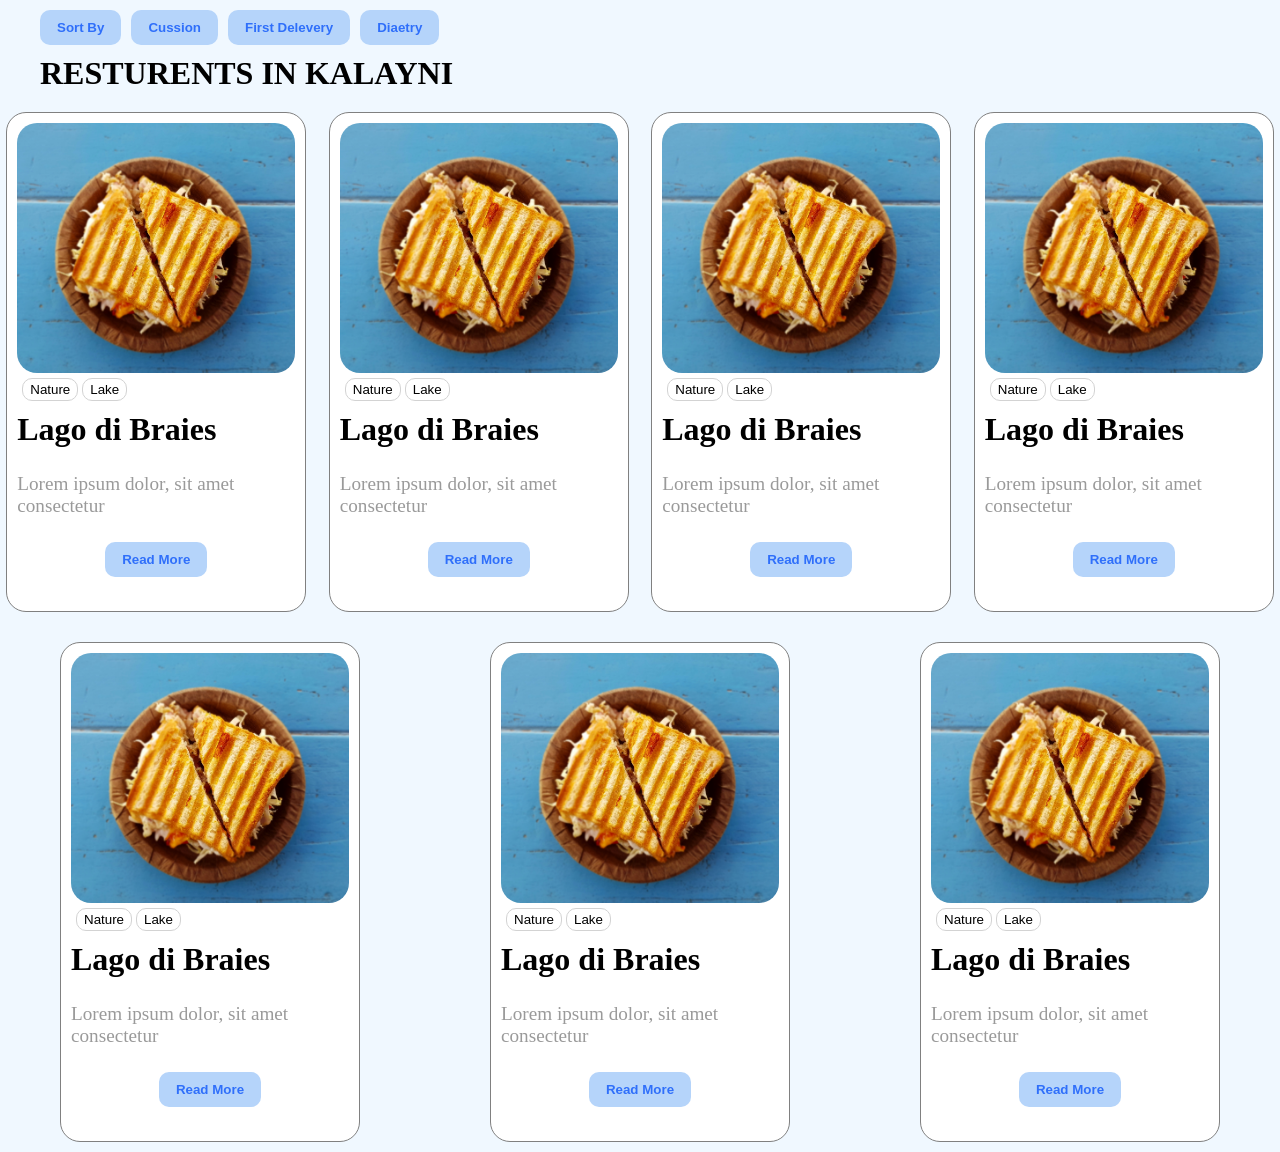
<file: card/index.html>
<!doctype html>
<html lang="en">
  <head>
    <meta charset="UTF-8" />
    <meta name="viewport" content="width=device-width, initial-scale=1.0" />
    <title>Document</title>
    <link rel="stylesheet" href="card.css" />
  </head>
  <body>
     <div id="category">
          <button class="btn-readmore">Sort By</button>
          <button class="btn-readmore">Cussion</button>
          <button class="btn-readmore">First Delevery</button>
          <button class="btn-readmore">Diaetry</button>
        </div>
        <h1 class="category-heading">RESTURENTS IN KALAYNI </h1>
    <div class="container">
      <div class="card">
        <div class="card-img"></div>
        <div class="btn-container">
          <button class="btn-feture">Nature</button>
          <button class="btn-feture">Lake</button>
        </div>
        <h1>Lago di Braies</h1>
        <p>Lorem ipsum dolor, sit amet consectetur</p>
        <div class="container-center">
          <button class="btn-readmore">Read More</button>
        </div>
      </div>
      <div class="card">
        <div class="card-img"></div>
        <div class="btn-container">
          <button class="btn-feture">Nature</button>
          <button class="btn-feture">Lake</button>
        </div>
        <h1>Lago di Braies</h1>
       <p>Lorem ipsum dolor, sit amet consectetur</p>
        <div class="container-center">
          <button class="btn-readmore">Read More</button>
        </div>
      </div>
      <div class="card">
        <div class="card-img"></div>
        <div class="btn-container">
          <button class="btn-feture">Nature</button>
          <button class="btn-feture">Lake</button>
        </div>
        <h1>Lago di Braies</h1>
        <p>Lorem ipsum dolor, sit amet consectetur</p>
        <div class="container-center">
          <button class="btn-readmore">Read More</button>
        </div>
      </div>
      <div class="card">
        <div class="card-img"></div>
        <div class="btn-container">
          <button class="btn-feture">Nature</button>
          <button class="btn-feture">Lake</button>
        </div>
        <h1>Lago di Braies</h1>
        <p>Lorem ipsum dolor, sit amet consectetur</p>
        <div class="container-center">
          <button class="btn-readmore">Read More</button>
        </div>
      </div>
      <div class="card">
        <div class="card-img"></div>
        <div class="btn-container">
          <button class="btn-feture">Nature</button>
          <button class="btn-feture">Lake</button>
        </div>
        <h1>Lago di Braies</h1>
        <p>Lorem ipsum dolor, sit amet consectetur</p>
        <div class="container-center">
          <button class="btn-readmore">Read More</button>
        </div>
      </div>
      <div class="card">
        <div class="card-img"></div>
        <div class="btn-container">
          <button class="btn-feture">Nature</button>
          <button class="btn-feture">Lake</button>
        </div>
        <h1>Lago di Braies</h1>
        <p>Lorem ipsum dolor, sit amet consectetur</p>
        <div class="container-center">
          <button class="btn-readmore">Read More</button>
        </div>
      </div>
      <div class="card">
        <div class="card-img"></div>
        <div class="btn-container">
          <button class="btn-feture">Nature</button>
          <button class="btn-feture">Lake</button>
        </div>
        <h1>Lago di Braies</h1>
        <p>Lorem ipsum dolor, sit amet consectetur</p>
        <div class="container-center">
          <button class="btn-readmore">Read More</button>
        </div>
      </div>
    </div>
  </body>
</html>
</file>
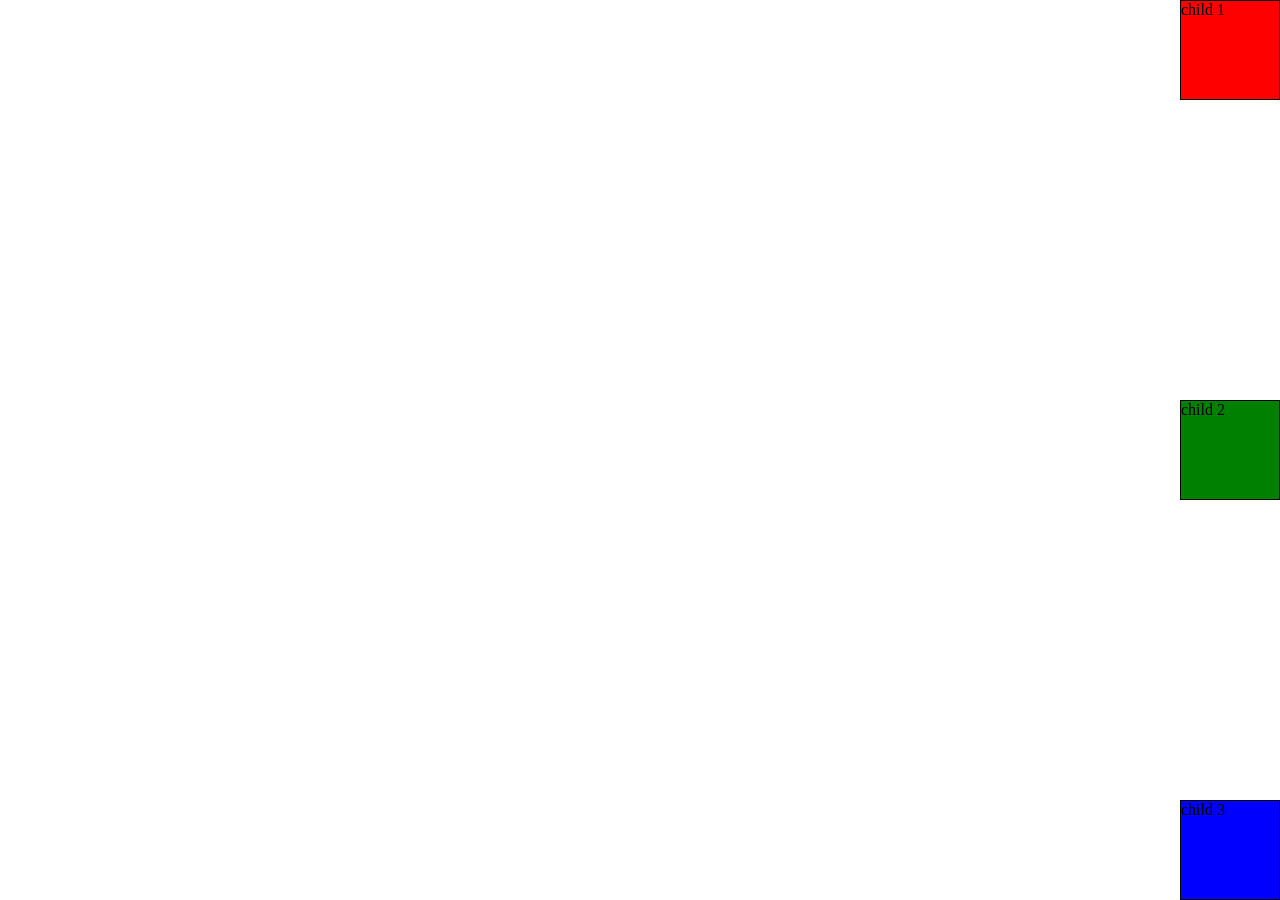
<file: flex/index.html>
<!DOCTYPE html>
<html lang="en">
<head>
    <meta charset="UTF-8">
    <meta name="viewport" content="width=device-width, initial-scale=1.0">
    <title>Document</title>
    <link rel="stylesheet" href="style.css">
</head>
<body>
    <div class="parent">
        <div class="child bg-red">child 1</div>
        <div class="child bg-green">child 2</div>
        <div class="child bg-blue">child 3</div>
    </div>
</body>
</html>
</file>
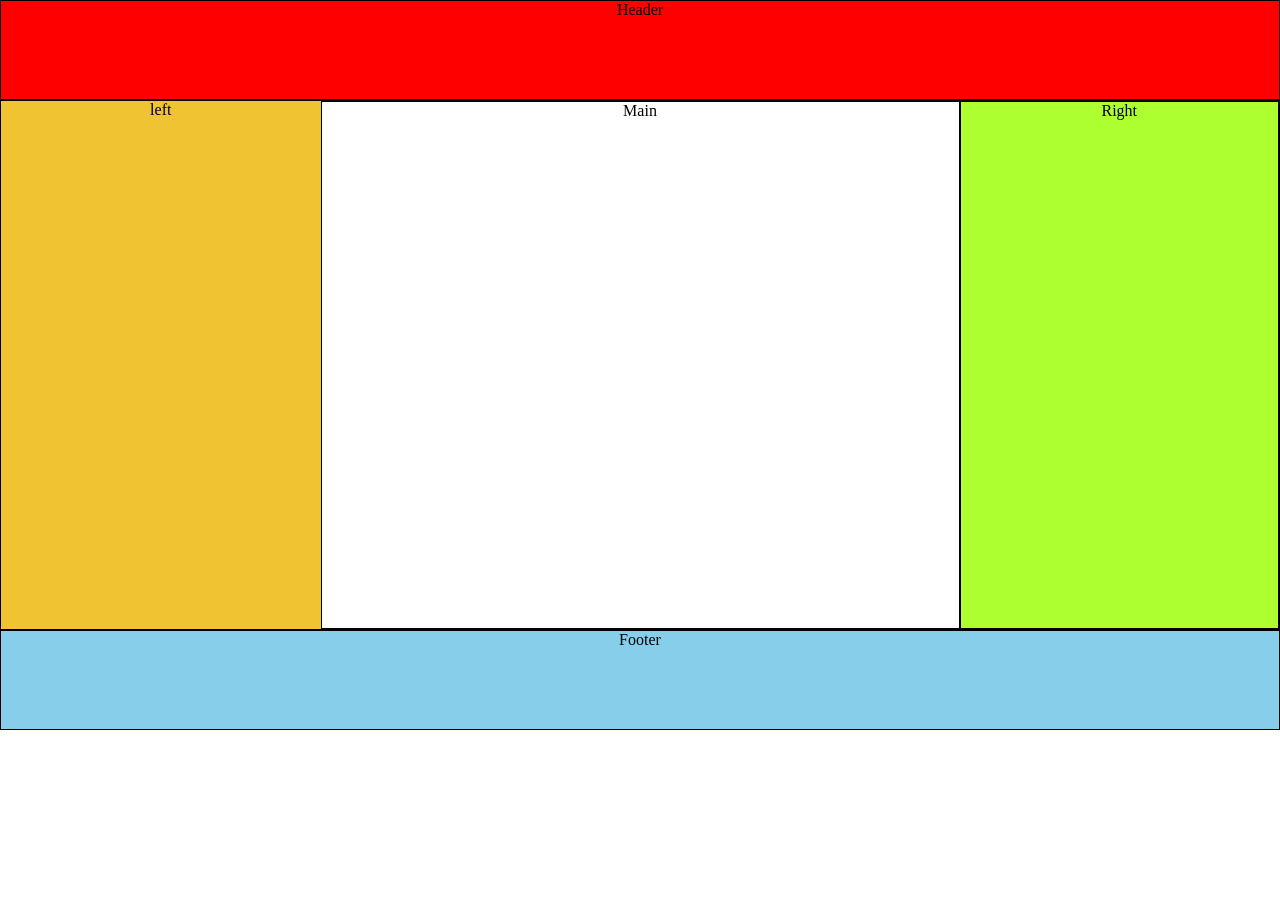
<file: layout/index.html>
<!doctype html>
<html lang="en">
  <head>
    <meta charset="UTF-8" />
    <meta name="viewport" content="width=device-width, initial-scale=1.0" />
    <title>Document</title>
    <link rel="stylesheet" href="style.css" />
  </head>
  <body>
    <header>Header</header>
    <section>
      <aside class="left">left</aside>
      <main>Main</main>
      <aside class="right">Right</aside>
      <div class="md-class-side">
        <aside class="md-left">left</aside>
        <aside class="md-right">Right</aside>
      </div>
    </section>
    <footer>Footer</footer>
  </body>
</html>
</file>
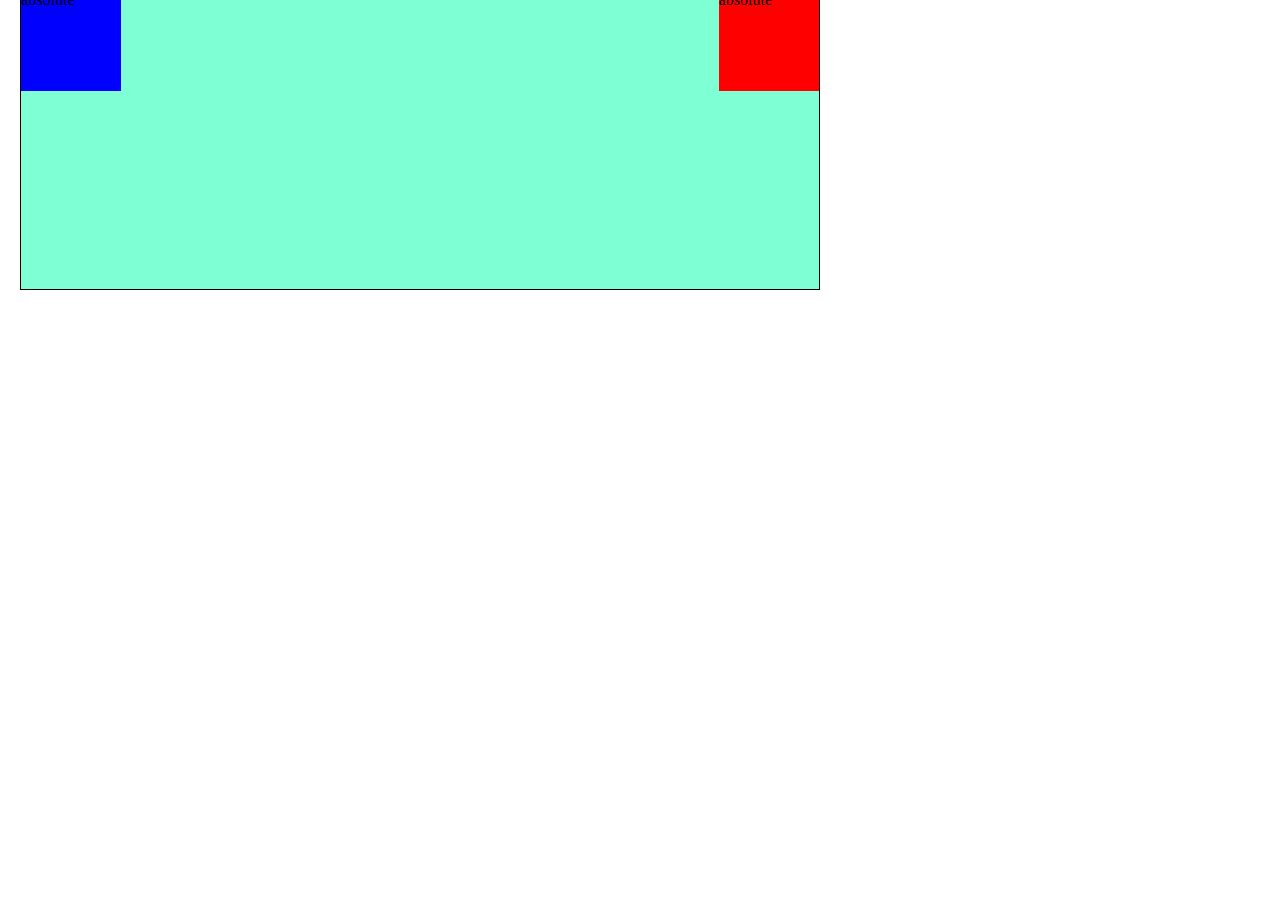
<file: postion/index.html>
<!doctype html>
<html lang="en">
  <head>
    <meta charset="UTF-8" />
    <meta name="viewport" content="width=device-width, initial-scale=1.0" />
    <title>Document</title>
    <link rel="stylesheet" href="style.css" />
  </head>
  <body>
    <!-- 
    Positions
    1.static
    2.relative
    3.fixed
    4.sticky
    5.absolute
    -->
    <!-- <div class="relstive">relative</div> -->
    <!-- <div class="fixed">relative</div> -->
     <div class="relstive">
    <div class="absolute bg-blue">
      absolute
    </div>
      <div class="absolute bg-green">
      absolute
    </div>
    <div class="absolute bg-red">
      absolute
    </div>
    </div>
  
    
  </body>
</html>
</file>
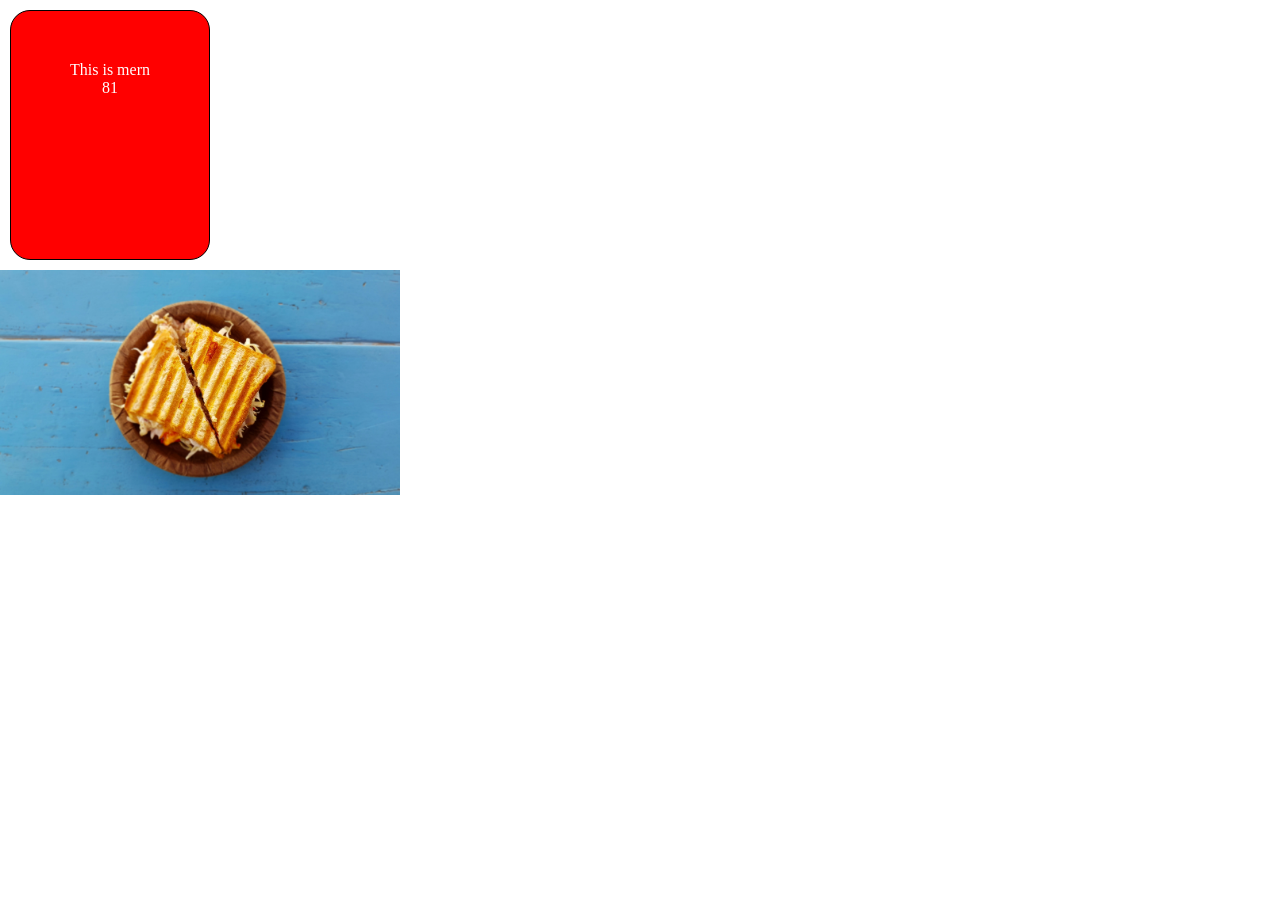
<file: html/box.html>
<!DOCTYPE html>
<html lang="en">
<head>
    <meta charset="UTF-8">
    <meta name="viewport" content="width=device-width, initial-scale=1.0">
    <title>Box Model</title>
    <link rel="stylesheet" href="../css/box.css">
</head>
<body>
    <div class="card">
     This is mern 81
    </div>
    <div class="card-img"></div>
</body>
</html>
</file>
<file: card/card.css>
*{
    margin: 0;
    padding: 0;
    box-sizing: border-box;
}
body{
    background-color: aliceblue;
}
.card{
    background-color: rgb(255, 255, 255);
    margin: 10px auto;
    width: 300px;
    height: 500px;
    padding: 10px;
    border: 1px solid gray;
    border-radius:20px ;
}
.card-img{
    background-image: url("../img/asnim-ansari-SqYmTDQYMjo-unsplash.jpg");
    height: 250px;
    background-size: cover;
    background-position: center;
    border-radius: 20px;
    
}
.btn-container{
    margin: 5px;
}
.btn-feture{
    min-width: 10px ;
    padding: 3px 7px;
    border: 1.4px solid rgb(211, 211, 211);
    background-color: rgb(255, 255, 255);
    border-radius: 10px;
}
.btn-readmore{
    min-width: 10px ;
    padding: 10px 17px;
    border: none;
    background-color: rgb(181, 212, 250);
    border-radius: 10px;
    color: rgb(47, 111, 250);
    font-weight: bold;
    /* margin: 0px auto; */
}
h1{
    margin: 10px 0px;
}
p{
    color: rgb(154, 154, 154);
      margin: 25px 0px;  
      font-size: 1.2rem;
}
.container-center{
    text-align: center;
}
.container{
    display: flex;
    flex-wrap: wrap;
    gap: 10px;
}
#category{
    margin: 10px;
    margin-left: 40px;
    display: flex;
    gap: 10px;
}
.category-heading{
    margin: 10px;
 margin-left: 40px;
}
</file>
<file: flex/style.css>
*{
    margin: 0;
    padding:  0;
    box-sizing: border-box;
}
.parent{
display: flex;
height: 100vh;
flex-direction: column; 
justify-content: space-between;
align-items: end;
}
.child{
    height: 100px;
    width: 100px;
    border: 1px solid black;
}
.bg-red{
    background-color: red;
}
.bg-green{
    background-color: green;
}
.bg-blue{
    background-color: blue;
}
</file>
<file: layout/style.css>
* {
  padding: 0;
  margin: 0;
  box-sizing: border-box;
  scrollbar-width: none;
}
body {
  width: 100vw;
  min-height: 100vh;
  text-align: center;
}
header {
  background-color: red;
  height: 100px;
  border: 1px solid black;
}
footer {
  background-color: skyblue;
  height: 100px;
  border: 1px solid black;
}
main {
  width: 50%;
  background-color: white;
  border: 1px solid black;
}
.left {
  width: 25%;
  background-color: rgb(239, 195, 49);
}
.md-class-side {
  display: none;
}
.right {
  background-color: greenyellow;
  width: 25%;
  border: 1px solid black;
}
section {
  border: 1px solid black;
  display: flex;
  width: 100%;
  height: 530px;
}
@media screen and (max-width: 680px) {
  section {
    display: flex;
    flex-direction: column;
  }
  main {
    width: 100%;
    height: 50%;
    order: -1;
  }
  .left {
    /* height: 50%;
        width: 50%; */
    display: none;
  }
  .right {
    display: none;
  }
  .md-class-side {
    display: flex;
    height: 100%;
  }
  .md-left {
    height: 100%;
    width: 50%;
    background-color: rgb(239, 195, 49);
  }
  .md-right {
    background-color: greenyellow;
    height: 100%;
    width: 50%;
  }
}
@media screen and (max-width: 480px) {
  .md-class-side {
    display: flex;
    flex-direction: column;
  }
  .md-left,.md-right{
    width: 100%;
  }

}
</file>
<file: postion/style.css>
* {
  padding: 0;
  margin: 0;
  box-sizing: border-box;
}
.relstive {
  width: 800px;
  height: 300px;
  background-color: aquamarine;
  position: relative;
  bottom: 10px;
  left: 20px;
  border:  1px solid black;
}
.fixed {
  width: 100px;
  height: 100px;
  background-color: aquamarine;
  position: fixed;
  top: 10px;
  right: 20px;
}
.sticky {
  width: 100px;
  height: 100px;
  background-color: aquamarine;
  position: sticky;
  top: 0;
}
.absolute {
  width: 100px;
  height: 100px;
  position: absolute;
  top: 0;
}
.bg-red{
    background-color: red;
    right: 0;
}
.bg-green{
    background-color: green;
    z-index: 999999999;
  
}
.bg-blue{
    background-color: blue;
    z-index: 9999999991;
}
</file>
<file: css/box.css>
*{
    margin: 0;
    padding: 0;
    box-sizing: border-box;
}

.card{
    /* margin-left: 50px; */
    /* margin-top: 50px; */
    color: white;
    margin: 10px;
    padding: 50px;
    width: 200px;
    height: 250px;
    border: 1px solid black;
    /* border-width: 30px;
    border-color: red; */
     background-color: #ff0000;
    border-radius:20px;
    text-align: center;
    box-sizing: border-box;
    /* margin: 100px; */
}
.card-img{
    background-image: url("../img/asnim-ansari-SqYmTDQYMjo-unsplash.jpg");
    height: 300px;
    width: 400px;
    background-size: contain;
    /* background-position: ; */
    background-repeat: no-repeat;
}
</file>
